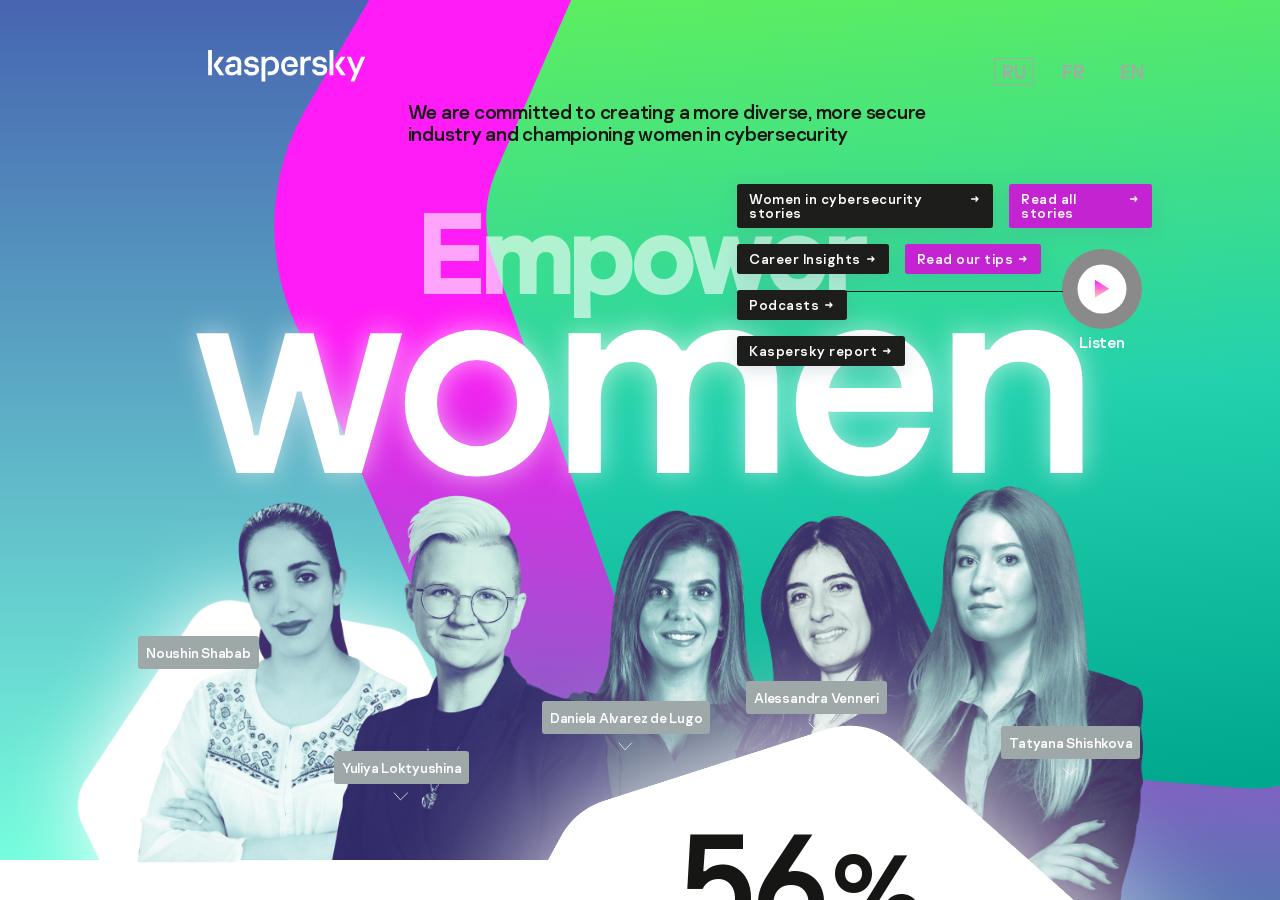
<file: main.html>
<!DOCTYPE html>
<html lang="ru">
	<head>
		<meta http-equiv="Content-Type" content="text/html; charset=utf-8" />
		<meta name="viewport" content="width=device-width" />
    <link rel="stylesheet" href="./libs/fancybox/jquery.fancybox.min.css">
    <link rel="stylesheet" href="./libs/swiper/swiper.css" />
    <link rel="stylesheet" href="css/main.css">
		<title>Kaspersky</title>


	</head>

	<body>
    <div class="wrapper">
      <!-- Header -->
        <header class="header">
  <div class="header__container">

    <div class="header__top top-header">

      <a href="#" class="top-header__logo"><img src="images/logo.svg" alt="logo"></a>

      <button class="top-header__burger"><span></span></button>

      <div class="top-header__text">
        We are committed to creating a more diverse, more secure industry and championing women in cybersecurity
      </div>

      <nav class="top-header__nav nav nav_pc">
        <ul class="nav__language">
          <li class="nav__item switch-el active">RU</li>
          <li class="nav__item switch-el">FR</li>
          <li class="nav__item switch-el">EN</li>
        </ul>
      </nav>

    </div>

    <h1 class="header__title">
      <span>Empower</span>
      <span>women</span>
    </h1>

    <nav class="header__menu menu">
      <div class="menu__container">

        <ul class="menu__body">
          <li class="menu__item parent">
            <a href="#" class="menu__link link link_black">Women in cybersecurity stories</a>

            <ul>
              <li class="menu__item">
                <a href="#" class="menu__link link link_purple">Read all stories</a>
              </li>
            </ul>
          </li>

          <li class="menu__item parent">
            <a href="#" class="menu__link link link_black">Career Insights</a>

            <ul>
              <li class="menu__item">
                <a href="#" class="menu__link link link_purple">Read our tips</a>
              </li>
            </ul>
          </li>

          <li class="menu__item">
            <a href="#" class="menu__link link link_black">Podcasts</a>
          </li>

          <li class="menu__item">
            <a href="#" class="menu__link link link_black">Kаspersky report</a>
          </li>

          <li class="podcast">
            <a href="#">
              <div class="podcast__button">
                <img src="images/arrow-play.svg" alt="arrow">
              </div>
              <div class="podcast__info">
                Listen
              </div>
            </a>
          </li>

        </ul>

        <div class="nav nav_mobile">
          <ul class="nav__language">
            <li class="nav__item switch-el active">RU</li>
            <li class="nav__item switch-el">FR</li>
            <li class="nav__item switch-el">EN</li>
          </ul>
        </div>
      </div>
    </nav>

    <div class="header__women women">
      <div class="women__img">
        <img src="images/women-mobi.png" alt="women">
      </div>
      <ul class="women__list swiper-wrapper">

        <li class="women__item swiper__slide">
          <div class="women__images">
            <img src="images/women-profile1.png" alt="img">
          </div>
        </li>

        <li class="women__item swiper__slide">
          <div class="women__images">
            <img src="images/women-profile3.png" alt="img">
          </div>
        </li>

        <li class="women__item swiper__slide">
          <div class="women__images">
            <img src="images/women-profile2.png" alt="img">
          </div>

        </li>

        <li class="women__item swiper__slide">
          <div class="women__images">
            <img src="images/women-profile4.png" alt="img">
          </div>
        </li>

        <li class="women__item swiper__slide">
          <div class="women__images">
            <img src="images/women-profile5.png" alt="img">
          </div>
        </li>

      </ul>

      <ul class="profile-main__profile">
        <li class="profile-main__dropdown dropdown-main dropdown-main_first">
          <div class="dropdown-main__button">
            <div class="dropdown-main__name">
              Noushin Shabab
            </div>
            <div class="dropdown-main__arrow"><img src="images/arrow-bottom.svg" alt="arrow"></div>
          </div>

          <div class="dropdown-main__body">
            <div class="dropdown-main__close"><img src="images/close.svg" alt="close"></div>
            <h2 class="dropdown-main__title">Noushin Shabab</h2>
            <div class="dropdown-main__description">  Senior Security Researcher, Global Research and Analysis Team</div>
            <div class="dropdown-main__text">
              Noushin Shabab works as a Senior Security Researcher at Global Research & Analysis Team. Noushin has been in cyber security for 11 years, including five at Kaspersky. Her main motivation is to help people by protecting them from cyberthreats and making their lives less stressful. Noushin has a degree in IT engineering.
            </div>
          </div>
        </li>

        <li class="profile-main__dropdown dropdown-main dropdown-main_second">
          <div class="dropdown-main__button">
            <div class="dropdown-main__name">
              Yuliya Loktyushina 
            </div>
            <div class="dropdown-main__arrow"><img src="images/arrow-bottom.svg" alt="arrow"></div>
          </div>

          <div class="dropdown-main__body">
            <div class="dropdown-main__close"><img src="images/close.svg" alt="close"></div>
            <h2 class="dropdown-main__title">Yuliya Loktyushina</h2>
            <div class="dropdown-main__description">Web Analytics Group Manager</div>
            <div class="dropdown-main__text">
              Yuliya Loktyushina is Team Leader at the web analytics group responsible for Kaspersky&#789;s web-analytical and martech infrastructure. Yuliya and her team manage the integration of innovative data tracking technologies such as Google Analytics 4 and collect valuable insights from web-analytical and commercial systems. Yuliya holds two degrees in programming and marketing analysis.
            </div>
          </div>
        </li>

        <li class="profile-main__dropdown dropdown-main dropdown-main_third">
          <div class="dropdown-main__button">
            <div class="dropdown-main__name">
              Daniela Alvarez de Lugo
            </div>
            <div class="dropdown-main__arrow"><img src="images/arrow-bottom.svg" alt="arrow"></div>
          </div>

          <div class="dropdown-main__body">
            <div class="dropdown-main__close"><img src="images/close.svg" alt="close"></div>
            <h2 class="dropdown-main__title">Daniela Alvarez de Lugo</h2>
            <div class="dropdown-main__description">General Manager, North Latin America</div>
            <div class="dropdown-main__text">
            Daniela Álvarez de Lugo is the General Manager for the North Latin America (NOLA) region in Kaspersky. She is responsible for the development and implementation of business strategies to achieve revenue growth in B2B and B2C sales, as well as the coordination and implementation of tactics aimed at partners and customers. Prior to her current role, Daniela served as Corporate Sales Manager for the Andean region, where she led the positioning of Kaspersky solutions in "Enterprise" accounts. She has a Bachelor of Science in Business Administration from the University of Preston in Wyoming.
            </div>
          </div>
        </li>

        <li class="profile-main__dropdown dropdown-main dropdown-main_fourth">
          <div class="dropdown-main__button">
            <div class="dropdown-main__name">
              Alessandra Venneri 
            </div>
            <div class="dropdown-main__arrow"><img src="images/arrow-bottom.svg" alt="arrow"></div>
          </div>

          <div class="dropdown-main__body">
            <div class="dropdown-main__close"><img src="images/close.svg" alt="close"></div>
            <h2 class="dropdown-main__title">Alessandra Venneri </h2>
            <div class="dropdown-main__description">Head of Corporate Communication & Public Affairs, Italy</div>
            <div class="dropdown-main__text">
              Alessandra Venneri is Head of Corporate Communications and Public Affairs at Kaspersky Italy with over 13 years of experience in the cybersecurity field. She is responsible for defining the communication strategy and building a network of relationships to raise awareness of cybersecurity among decision-makers and media.
            </div>
          </div>
        </li>

        <li class="profile-main__dropdown dropdown-main dropdown-main_fifth">
          <div class="dropdown-main__button">
            <div class="dropdown-main__name">
              Tatyana Shishkova
            </div>
            <div class="dropdown-main__arrow"><img src="images/arrow-bottom.svg" alt="arrow"></div>
          </div>

          <div class="dropdown-main__body">
            <div class="dropdown-main__close"><img src="images/close.svg" alt="close"></div>
            <h2 class="dropdown-main__title">Tatyana Shishkova</h2>
            <div class="dropdown-main__description">Senior Malware Analyst </div>
            <div class="dropdown-main__text">
              Tatyana Shishkova, Senior Malware Analyst based in Russia, has been with Kaspersky for seven years — ever since she completed her degree in applied mathematics and computer science. She continues to carry out active security research and is also proud to be part of a special initiative helping to jumpstart women&#789;s careers in network security using Suricata IDS.
            </div>
          </div>
        </li>
      </ul>
    </div>
    
  </div>
</header>
      <!-- End Header -->

      <!-- Main -->
      <main class="main">
        <div class="container">
          <!-- Facts -->
            <section class="facts">
  <h2 class="facts__title title">Facts</h2>

  <div class="facts__data data">
    <div class="data__img"><img src="images/icon-pdf.svg" alt="download"></div>
    <div class="data__text">
      Check out all the numbers, data and facts in the<a href="images/Kaspersky-Women-Final.pdf" download>Kaspersky Women in tech report for 2020-2021</a>
    
    </div>
  </div>

  <div class="facts__items">
    <div class="facts__item facts__item_first ">
      <div class="facts__text facts__text_fz18">
        As we enter the third decade of the 21st century, where do women stand in technology and IT? Kaspersky decided to build on the research it began in 2018, and in 2020 the company <a href="https://media.kasperskydaily.com/wp-content/uploads/sites/85/2021/01/18101159/Kaspersky-Women-in-Tech-2021-Report-V2-Final.pdf">spoke to women</a> in Europe, North America, Latin America and the APAC region to find out how they now feel and what has changed over the past two years. There&#789;s plenty of good news: <strong> 57% of the women surveyed agree that gender equality has improved in their organization.</strong> Even COVID-19 has brought benefits, with working from home helping women feel more autonomous in their roles — boosting their confidence as well as their career prospects. But there&#789;s still a lot to be done in the field to truly empower women.
      </div>
    </div>

    <div class="facts__item facts__item_second">
      <div class="facts__percentage">56 <span>%</span></div>
      <div class="facts__description">
        <strong>of women working in IT globally</strong>  
        <span>agree that there are now more women in IT and tech roles in their organization than two years ago.</span>
      </div>
    </div>

    <div class="facts__item facts__item_third"></div>
  </div>

  <div class="facts__item facts__item_fourth">
    <div class="facts__percentage"><strong>Only</strong> 10 <span>%</span> 
    </div>
    <div class="facts__description">of women</div>
    <div class="facts__text">
      surveyed work in a majority female team, with <b>48%</b> in a male-dominated environment and <b>39%</b> in an evenly split workplace.
    </div>
  </div>

  <div class="facts__item facts__item_fifth">
    <div class="facts__percentage">44 <span>%</span></div>
    <div class="facts__description">
      <strong>of women in tech</strong>
      <span>agree that ‘men progress faster than women in my organization.’</span>
    </div>

  </div>
  
  <div class="facts__pandemic pandemic-facts">
    <div class="pandemic-facts__inner">
      <h3 class="pandemic-facts__title">The impact of the COVID-19 pandemic</h3>
      <div class="pandemic-facts__subtitle">The ‘new normal’ of women in tech: a work-life [im]balance</div>
      <div class="pandemic-facts__description">
        <span class="pandemic-facts__number">48</span>
        <span class="pandemic-facts__symbol">%</span>
        <span class="pandemic-facts__text">of women</span>
        surveyed say they have found juggling work and family life stressful since March 2020.
      </div>

      <div class="pandemic-facts__description">
        <span class="pandemic-facts__number">6</span>
        <span class="pandemic-facts__symbol">in</span>
        <span class="pandemic-facts__number">10</span>
        <span class="pandemic-facts__text">women</span>
        have taken on the responsibility for most of the household work and home schooling since the beginning of the COVID-19 outbreak.  
      </div>
    </div>
  </div>
</section>
          <!-- End Facts -->

          <!-- Regions -->
            <section class="regions">
  <div class="container regions__container">
    <h2 class="regions__title title">Regions</h2>
    <div class="regions__inner">
      <div class="swiper mySwiper regions__swiper">
        <div class="swiper-wrapper regions__swiper-wrapper">
          <div class="swiper-slide regions__swiper-slide slide-regions_third">3
            <div class="slide-regions__inner">
              <h2 class="slide-regions__title">Latin America is the world champion when it comes to improving gender equality in IT 
              </h2>

              <div class="slide-regions__percentage">
                <strong>
                  65
                  <span>%</span>
                </strong>
                <span>of women</span>
                surveyed — the highest figure of any region — said that the number of women in the industry in relation to men had improved significantly since 2018.
              </div>

              <div class="slide-regions__statistic statistic">
                <h3 class="statistic__title"><strong>Why do women in Latin America value work in IT?</strong></h3>
                <ul class="statistic__list statistic__list_four">
                  <li class="statistic__item statistic__item_100">
                    <span>24%</span>
                    value the clear opportunities for career progression
                  </li>

                  <li class="statistic__item statistic__item_80">
                    <span>19%</span>
                    for the healthy work-life balance
                  </li>

                  <li class="statistic__item statistic__item_70">
                    <span>15%</span>
                    like the good salary

                  </li>

                  <li class="statistic__item statistic__item_60">
                    <span>14%</span>
                    enjoy the excellent training
                  </li>

                </ul>
              </div>

              <div class="slide-regions__respondents percent-wrap">
                <div class="percent-wrap__container">
                  <div class="percent-wrap__num">
                    76
                  </div>
                  <div class="percent-wrap__description">
                    <span>of women in Latin America:</span>
                    <span>%</span>
                  </div>
                </div>

                <div class="percent-wrap__text">
                  ‘I don’t believe it matters what gender you are in IT. If you are good at your job you will progress quickly.’
                </div>
              </div>

              <div class="slide-regions__person person">
                <div class="person__inner">
                  
                  <div class="person__description person__description_second">
                    <div class="person__motto">Daniela Alvarez de Lugo</div>
                    <div class="person__text"> General Manager North ofLatin America</div>
                    <button class="person__btn btn-green">Read more<img src="images/arrow-green.svg" alt="arrow"></button>
                  </div>

                  <div class="person__description person__description_first">
                    <div class="person__motto">Andrea Fernández</div>
                    <div class="person__text">General Manager, South of Latin America</div>
                    <button class="person__btn btn-green">Read more<img src="images/arrow-green.svg" alt="arrow"></button>
                  </div>

                  <div class="person__images">
                    <img class="person__images_second" src="images/latin-America2.png" alt="Daniela Alvarez de Lugo">
                    <img class="person__images_first" src="images/latin-America1.png" alt="Andrea Fernández">
                  </div>
                </div>
              </div>

            </div>
          </div>
          <div class="swiper-slide regions__swiper-slide slide-regions slide-regions_first">1
            <div class="slide-regions__inner">
              <h2 class="slide-regions__title">50% of women in IT: ‘Gender will have no impact on my career’</h2>

              <div class="slide-regions__percentage">
                <strong>
                  46
                  <span>%</span>
                </strong>
                of women surveyed agree that ‘gender equality is improved by teams working remotely’.
              </div>

              <div class="slide-regions__statistic statistic">
                <h3 class="statistic__title"><strong>Just under 3 in 10 women surveyed have witnessed:</strong></h3>
                <ul class="statistic__list statistic__list_four">
                  <li class="statistic__item statistic__item_100">
                    <span>29%</span>
                    double standards
                  </li>

                  <li class="statistic__item statistic__item_80">
                    <span>28%</span>
                    gender stereotyping
                  </li>

                  <li class="statistic__item statistic__item_80">
                    <span>28%</span>
                    assumptions that IT is not for women 
                  </li>

                  <li class="statistic__item statistic__item_60">
                    <span>27%</span>
                    mansplaining, where a man feels it necessary to explain things to women that they already know in a bid to feel superior
                  </li>

                </ul>
              </div>

              <div class="slide-regions__respondents">
                <ul>
                  <li>7 <span>in</span> 10</li>
                  <li>respondents </li>
                </ul>
                believe their skills and experience are considered to be more important than their gender during the interview process for their first IT or tech role.
              </div>

              <div class="slide-regions__person person">
                <div class="person__inner">
                  <div class="person__description">
                    <div class="person__motto">'Focus on making yourself the captain of your own life' </div>
                    <strong class="person__name">Evgeniya Naumova</strong>
                    <div class="person__text"> shares her work philosophy and outlook on life</div>
                    <button class="person__btn btn-green">Read more <img src="images/arrow-green.svg" alt="arrow"></button>
                  </div>
                  <div class="person__images">
                    <img src="images/global.png" alt="Evgeniya Naumova">
                  </div>
                </div>
              </div>

            </div>

          </div>

          <div class="swiper-slide regions__swiper-slide slide-regions_second">2
            <div class="slide-regions__inner">
              <h2 class="slide-regions__title">76% of women surveyed in North America, where there is staunch support for gender balance, say their first IT employer valued their skills above their gender
              </h2>

              <div class="slide-regions__percentage">
                <strong>
                  55
                  <span>%</span>
                </strong>
                <span>of women</span>
                agree that ‘the number of women in senior IT/tech roles in my organization has increased in the last two years’.
              </div>

              <div class="slide-regions__statistic statistic">
                <h3 class="statistic__title"><strong>Why do women in North America value work in IT?</strong></h3>
                <ul class="statistic__list statistic__list_four">
                  <li class="statistic__item statistic__item_100">
                    <span>25%</span>
                    like the good salary
                  </li>

                  <li class="statistic__item statistic__item_80">
                    <span>19%</span>
                    for the healthy work-life balance
                  </li>

                  <li class="statistic__item statistic__item_70">
                    <span>17%</span>
                    value the clear opportunities for career progression
                  </li>

                  <li class="statistic__item statistic__item_60">
                    <span>14%</span>
                    appreciate the opportunity to build a career in a field where they can make a difference
                  </li>

                </ul>
              </div>

              <div class="slide-regions__respondents">
                <ul>
                  <li>5<span>in</span> 10</li>
                  <li><strong>women</strong></li>
                </ul>
                agree that they would be less than enthusiastic about joining a company with a gender imbalance.
              </div>

              <div class="slide-regions__person person">
                <div class="person__inner">
                  <div class="person__description">
                    <div class="person__motto">Sarah Kitsos</div>
                    <div class="person__text"> Head of Corporate Communications in North America</div>
                    <button class="person__btn btn-green">Join our women in cybersecurity <br> community on Facebook<img src="images/arrow-green.svg" alt="arrow"></button>
                  </div>
                  <div class="person__images">
                    <img src="images/North-America-img.png" alt="Evgeniya Naumova">
                  </div>
                </div>
              </div>

            </div>
          </div>

  

          <div class="swiper-slide regions__swiper-slide">4</div>
          <div class="swiper-slide regions__swiper-slide">5

            
            
          </div>
        <div class="swiper-slide regions__swiper-slide">6</div>
          <div class="swiper-slide regions__swiper-slide">7</div>
        </div>
        <div class="swiper-pagination regions__swiper-pagination"></div>
      </div>

      <div class="swiper-button-next regions__swiper-next"></div>
      <div class="swiper-button-prev regions__swiper-prev"></div>
      <div class="regions__bg"></div>
      <button class="regions__button">
        <a href="#" class="link link_purple">Read all stories</a>
      </button>
    </div>
  </div>
</section>
          <!--End Regions -->
        </div>

          <!--News-->
            <section class="news">
  <div class="news__container container">
    <h2 class="news__title title">News hub</h2>
    <div class="news__inner">
      <ul class="news__items">
        <li class="news__item">
          <div class="news__image"><img src="images/news1.jpg" alt="img"></div>
          <div class="news__content">
            <h3 class="news__description"> <strong><a href="#">The evolution of women in IT</a></strong> </h3>
            <div class="news__text">Watch Kaspersky and Ada's List event where we talk about how women perceive the industry and the opportunities available to them, as well as challenges due to the ongoing global pandemic. </div>
          </div>
        </li>
  
        <li class="news__item">
          <div class="news__image"><img src="images/news2.jpg" alt="img"></div>
          <div class="news__content">
            <h3 class="news__description"><strong><a href="#">Women and diversity</a></strong> </h3>
            <div class="news__text">Our articles about Women in tech and tech and women. </div>
          </div>
        </li>
  
        <li class="news__item">
          <div class="news__image"><img src="images/news3.jpg" alt="img"></div>
          <div class="news__content">
            <h3 class="news__description"><strong> <a href="#">It’s women’s business</a></strong></h3>
            <div class="news__text">We help women to build a career in IT.</div>
          </div>
        </li>
  
        <li class="news__item">
          <div class="news__image"><img src="images/news4.jpg" alt="img"></div>
          <div class="news__content">
            <h3 class="news__description"><strong><a href="#">Where areall the womenin IT?</a></strong> </h3>
            <div class="news__text">The research paints a detailed picture of the gender makeup of IT teams across Europe in 2018.</div>
          </div>
        </li>
      </ul>
      <button class="news__button btn-green">More news<img src="images/arrow-green.svg" alt="arrow"></button>
    </div>
  </div>
</section>
          <!--End News-->

          <!--Community-->
            <section class="community">
  <div class="community__container">
    <div class="community__images"><img src="images/community-fon.jpg" alt="fon"></div>
    <div class="community__title title">Community</div>

    <div class="community__inner">
      <h3 class="community__description">Women in Tech Podcast</h3>
      <button class="community__button btn">Listen to the podcast</button>
    </div>
  </div>
</section>
          <!--End Community-->

          <!--Partners -->
            <section class="partners">
  <div class="partners__container">
    <h2 class="partners__title">Our partners </h2>
    <div class="partners__description">Support our initiative and become a partner of the Empower Women project — we look forward to cooperating with you!</div>
    <div class="partners__slider">

      <div class="swiper partners__swiper">
        <div class="swiper-wrapper partners__swiper-wrapper">
          <div class="swiper-slide partners__swiper">
            <div class="partners__item">
              <a href="#" class="partners__logo"><img src="images/partners-logo.svg" alt="logo"></a>
              <a href="#" class="partners__text">Ada's List is a global community and professional network striving to create a more inclusive and equal tech industry.</a>
              <button class="partners__button btn-green">Learn more<img src="images/arrow-green.svg" alt="arrow"></button>
            </div>
          </div>
        </div>

        <div class="swiper-button-next partners__swiper-next"></div>
        <div class="swiper-button-prev partners__swiper-prev"></div>
      </div>
    </div>
  </div>
</section>
          <!--End Partners -->

          <!--Partners -->
            <footer class="footer">
  <div class="footer__container">
    <a href="#" class="footer__logo"><img src="images/footer-logo.svg" alt="logo"></a>
    <div class="footer__copy">© 2021 AO Kaspersky. All Rights Reserved</div>
    <ul class="footer__nav">
      <li class="footer__list"><a href="#">Terms of use</a></li>
      <li class="footer__list"><a href="#">Privacy Policy</a></li>
      <li class="footer__list"><a href="#">Contacts</a></li>
    </ul>
  </div>
</footer>
          <!--End Partners -->
      </main>
      <!-- End Main -->
    
    </div>

    <script src="./libs/jquery/jquery-3.2.1.min.js"></script>
    <script src="./libs/fancybox/jquery.fancybox.min.js"></script>
    <script src="./libs/swiper/swiper.min.js"></script>
    <script src="js/main.js"></script>
	</body>
</html>
</file>
<file: css/main.css>
/*Reset*/
* {
  padding: 0;
  margin: 0;
  -webkit-box-sizing: border-box;
          box-sizing: border-box;
  -webkit-tap-highlight-color: rgba(0, 0, 0, 0); }

*:focus {
  outline: none; }

input.input-error {
  border-color: #a94442; }
  input.input-error::-webkit-input-placeholder {
    color: #a94442; }
  input.input-error::-moz-placeholder {
    color: #a94442; }
  input.input-error:-ms-input-placeholder {
    color: #a94442; }
  input.input-error::-ms-input-placeholder {
    color: #a94442; }
  input.input-error::placeholder {
    color: #a94442; }
  input.input-error::-moz-placeholder {
    color: #a94442; }

.input-error {
  font-size: 14px;
  color: #a94442;
  margin-top: 4px; }

button,
input,
textarea {
  -moz-appearance: none;
       appearance: none;
  -webkit-appearance: none;
  font-family: inherit;
  border: none;
  color: #000;
  width: 100%;
  opacity: 1; }

button {
  background: none; }

button:focus {
  -webkit-box-shadow: none !important;
          box-shadow: none !important; }

*:focus {
  outline: none; }

html, body {
  height: 100%;
  min-height: 100%; }

body {
  font: 400 16px 'Montserrat', sans-serif;
  line-height: 1.1;
  color: #161615;
  background: #ffffff;
  letter-spacing: -0.24px;
  height: 100%; }

a {
  display: inline-block;
  font: inherit;
  color: inherit;
  -webkit-transition: 300ms;
  -o-transition: 300ms;
  transition: 300ms;
  text-decoration: none; }
  a:hover {
    text-decoration: none; }

img {
  vertical-align: top;
  max-width: 100%;
  max-height: 100%; }

ul {
  margin: 0;
  padding: 0;
  list-style: none; }

li {
  list-style-type: none; }

a img {
  border: none;
  outline: none; }

a {
  display: inline-block;
  font: inherit;
  -webkit-transition: 300ms;
  -o-transition: 300ms;
  transition: 300ms; }
  a:hover {
    text-decoration: none; }

/*Container*/
.container {
  padding: 0 10px;
  max-width: 1500px;
  margin: 0 auto; }

@media screen and (max-width: 1500px) {
  .container {
    width: 100%; } }

@font-face {
  font-family: 'Kaspersky Sans';
  src: local("Kaspersky Sans Regular"), local("Kaspersky Sans Regular"), url("../fonts/Kaspersky Sans Regular.woff2") format("woff2"), url("../fonts/Kaspersky Sans Regular.woff") format("woff");
  font-weight: normal;
  font-style: normal;
  font-display: swap; }

.wrapper {
  font-family: 'Kaspersky Sans';
  height: 100%;
  overflow-x: hidden;
  background: #ffffff;
  margin: 0 auto; }

.container {
  max-width: 1408px;
  margin: 0 auto; }
  @media (max-width: 1440px) {
    .container {
      max-width: 1024px; } }

.title {
  position: absolute;
  left: 0;
  top: 0;
  font-style: normal;
  font-weight: 400;
  font-size: 54.4027px;
  line-height: 93px;
  color: #C2D6D6;
  -webkit-transform: rotate(-90deg);
      -ms-transform: rotate(-90deg);
          transform: rotate(-90deg); }
  @media (max-width: 768px) {
    .title {
      font-size: 33px;
      line-height: 93px;
      left: -20px;
      top: 0; } }

/*header*/
.header {
  background: -webkit-gradient(linear, left top, left bottom, from(#4765b1), to(#74fddc));
  background: -o-linear-gradient(top, #4765b1 0%, #74fddc 100%);
  background: linear-gradient(180deg, #4765b1 0%, #74fddc 100%);
  position: relative; }
  @media (max-width: 768px) {
    .header {
      z-index: 10;
      overflow: hidden; } }
  .header:before {
    content: '';
    display: inline-block;
    width: 100%;
    height: 100%;
    position: absolute;
    right: 0px;
    top: 0px;
    width: 1250px;
    height: 2257px;
    background: url(../images/header-fon-green.svg) right 0 no-repeat, url(../images/header-fon-pink.svg) right 0 no-repeat; }
    @media (max-width: 1440px) {
      .header:before {
        right: -240px; } }
    @media (max-width: 1024px) {
      .header:before {
        right: -50px;
        background-size: 550px 450px,700px 700px;
        background-position: right 0,right 0; } }
    @media (max-width: 768px) {
      .header:before {
        right: -135px;
        background-size: 360px 370px,450px 520px;
        z-index: 2; } }
  .header__container {
    position: relative;
    z-index: 2;
    padding-top: 101px;
    min-height: 860px;
    max-width: 1408px;
    margin: 0 auto;
    display: -webkit-box;
    display: -ms-flexbox;
    display: flex;
    -webkit-box-orient: vertical;
    -webkit-box-direction: normal;
        -ms-flex-direction: column;
            flex-direction: column; }
    @media (max-width: 1440px) {
      .header__container {
        max-width: 1024px;
        padding-top: 50px; } }
    @media (max-width: 1024px) {
      .header__container {
        min-height: 640px; } }
    @media (max-width: 768px) {
      .header__container {
        padding-top: 40px;
        min-height: 400px; } }
    @media (max-width: 350px) {
      .header__container {
        padding-top: 20px; } }
  .header__title {
    position: absolute;
    text-align: center;
    width: 100%;
    top: 180px;
    left: 0; }
    .header__title span:nth-child(1) {
      font-size: 121px;
      line-height: 145px;
      font-weight: 700;
      color: rgba(255, 255, 255, 0.6);
      letter-spacing: -2.5px;
      color: rgba(255, 255, 255, 0.6); }
      @media (max-width: 1440px) {
        .header__title span:nth-child(1) {
          font-size: 110px; } }
      @media (max-width: 1024px) {
        .header__title span:nth-child(1) {
          font-size: 80px; } }
      @media (max-width: 768px) {
        .header__title span:nth-child(1) {
          font-size: 43px;
          line-height: 100px; } }
    .header__title span:nth-child(2) {
      font-size: 337px;
      line-height: 77px;
      font-weight: 400;
      color: #fff;
      letter-spacing: -7px;
      text-shadow: 0px 0px 27.2013px rgba(255, 255, 255, 0.6); }
      @media (max-width: 1440px) {
        .header__title span:nth-child(2) {
          font-size: 290px; } }
      @media (max-width: 1024px) {
        .header__title span:nth-child(2) {
          font-size: 240px;
          line-height: 10px;
          display: block; } }
      @media (max-width: 768px) {
        .header__title span:nth-child(2) {
          font-size: 120px;
          line-height: 0; } }
      @media (max-width: 350px) {
        .header__title span:nth-child(2) {
          font-size: 110px; } }
    @media (max-width: 1024px) {
      .header__title {
        top: 130px; } }

/* top-header */
.top-header {
  padding-left: 164px; }
  @media (max-width: 1440px) {
    .top-header {
      padding-left: 80px; } }
  @media (max-width: 768px) {
    .top-header {
      padding-left: 25px;
      margin-bottom: 90px; } }
  .top-header__logo {
    -ms-flex-item-align: start;
        align-self: flex-start;
    -ms-flex-negative: 0;
        flex-shrink: 0; }
  .top-header__text {
    max-width: 640px;
    -ms-flex-item-align: end;
        align-self: flex-end;
    font-size: 23px;
    margin: 0 auto 40px; }
    @media (max-width: 1440px) {
      .top-header__text {
        max-width: 545px;
        font-size: 20px; } }
    @media (max-width: 768px) {
      .top-header__text {
        max-width: 175px;
        font-size: 13px;
        margin: 20px 20px 0 auto; } }
  @media (max-width: 1024px) {
    .top-header__burger {
      position: absolute;
      -webkit-transition: 0.3s;
      -o-transition: 0.3s;
      transition: 0.3s;
      right: 20px;
      top: 40px;
      width: 30px;
      height: 30px; }
      .top-header__burger span {
        display: block;
        width: 100%;
        height: 2px;
        background: #000000;
        position: relative; }
        .top-header__burger span:before {
          content: '';
          display: inline-block;
          width: 100%;
          height: 2px;
          background: #000000;
          position: absolute;
          left: 0px;
          top: 10px;
          -webkit-transition: 0.3s;
          -o-transition: 0.3s;
          transition: 0.3s; }
        .top-header__burger span:after {
          content: '';
          display: inline-block;
          width: 100%;
          height: 2px;
          background: #000000;
          position: absolute;
          left: 0px;
          top: -10px;
          -webkit-transition: 0.3s;
          -o-transition: 0.3s;
          transition: 0.3s; }
      .top-header__burger.active span {
        height: 0; }
        .top-header__burger.active span:before {
          left: 0px;
          top: 0px;
          -webkit-transform: rotate(-45deg);
              -ms-transform: rotate(-45deg);
                  transform: rotate(-45deg); }
        .top-header__burger.active span:after {
          left: 0px;
          top: 0px;
          -webkit-transform: rotate(45deg);
              -ms-transform: rotate(45deg);
                  transform: rotate(45deg); } }
  @media (max-width: 350px) {
    .top-header__burger {
      top: 20px; } }

/* nav */
.nav_pc {
  position: absolute;
  right: 0;
  top: 58px; }
  @media (max-width: 1024px) {
    .nav_pc {
      display: none; } }

.nav_mobile {
  display: none; }
  @media (max-width: 1024px) {
    .nav_mobile {
      display: block;
      margin-top: 16px; } }

.nav__language {
  -ms-flex-item-align: start;
      align-self: flex-start;
  display: -webkit-box;
  display: -ms-flexbox;
  display: flex; }

.nav__item {
  cursor: pointer;
  padding: 3px 7px;
  font-weight: 400;
  font-size: 19px;
  line-height: 19px;
  color: #a7a7a7;
  -webkit-transition: 0.3s;
  -o-transition: 0.3s;
  transition: 0.3s;
  border: 1px solid transparent; }
  .nav__item:not(:first-child) {
    margin-left: 20px; }
  .nav__item.active {
    border: 1px solid #a7a7a7; }

/* profile-main */
.profile-main {
  position: relative; }
  .profile-main__title {
    text-align: center;
    max-width: 1100px;
    margin-left: 8%; }
    .profile-main__title span {
      line-height: 1;
      font-weight: 400;
      font-size: 120.826px;
      line-height: 121px;
      text-align: center;
      letter-spacing: -0.02em;
      color: rgba(255, 255, 255, 0.6); }
    .profile-main__title b {
      line-height: 0.4;
      font-weight: 400;
      font-size: 336px;
      text-align: center;
      letter-spacing: -0.02em;
      color: #ffffff;
      text-shadow: 0px 0px 27.2013px rgba(255, 255, 255, 0.6); }
  .profile-main__images {
    position: relative;
    z-index: 10; }
  .profile-main__image {
    position: relative;
    z-index: 4; }
  .profile-main__stories {
    position: relative;
    z-index: 10;
    margin-left: auto; }
  .profile-main__container {
    position: absolute;
    z-index: 5;
    padding-top: 13.5%;
    top: 100px;
    left: 0; }
    .profile-main__container span {
      display: -webkit-box;
      display: -ms-flexbox;
      display: flex;
      -webkit-box-align: start;
          -ms-flex-align: start;
              align-items: flex-start; }
  .profile-main__dropdown {
    position: absolute; }
  .profile-main__profile {
    position: absolute;
    left: 0;
    bottom: 100px;
    width: 100%;
    z-index: 10; }
    @media (max-width: 1024px) {
      .profile-main__profile {
        bottom: -40px; } }
    @media (max-width: 768px) {
      .profile-main__profile {
        display: none; } }

/* menu */
.menu {
  position: relative;
  width: 415px;
  max-width: 100%;
  margin-left: auto;
  -webkit-transition: 0.3s;
  -o-transition: 0.3s;
  transition: 0.3s;
  z-index: 2; }
  @media (max-width: 1024px) {
    .menu {
      z-index: 400; } }
  @media (max-width: 1024px) {
    .menu__container {
      position: relative;
      background: #ffffff;
      padding: 40px;
      width: 100%; } }
  @media (max-width: 768px) {
    .menu__container {
      padding: 20px 0; } }
  .menu__body {
    position: relative; }
  .menu__close {
    display: none; }
    @media (max-width: 1024px) {
      .menu__close {
        display: block;
        position: absolute;
        right: 20px;
        top: 20px; } }
  .menu__item:not(:first-child) {
    margin-top: 16px; }
  @media (max-width: 1024px) {
    .menu {
      opacity: 0;
      visibility: hidden;
      width: 100%;
      padding: 0 20px;
      position: absolute;
      left: 0;
      top: 80px; }
      .menu.active {
        opacity: 1;
        visibility: visible; } }
  @media (max-width: 768px) {
    .menu {
      background: #ffffff; } }
  @media (max-width: 350px) {
    .menu {
      top: 60px; } }

/* parent */
.parent {
  display: -webkit-box;
  display: -ms-flexbox;
  display: flex; }
  .parent ul {
    margin-left: 16px; }
  @media (max-width: 1024px) {
    .parent {
      display: block; }
      .parent ul {
        margin-left: 56px;
        margin-top: 16px; }
        .parent ul li {
          position: relative; }
          .parent ul li:before {
            content: '';
            display: inline-block;
            width: 28px;
            height: 29px;
            background: #000000;
            position: absolute;
            border-radius: 0 0 0 16px;
            left: -28px;
            top: -16px; }
          .parent ul li:after {
            content: '';
            display: inline-block;
            width: 27px;
            height: 28px;
            background: #F1F5F5;
            position: absolute;
            border-radius: 0 0 0 15px;
            left: -27px;
            top: -16px; } }

/* link */
.link {
  display: inline-block;
  padding: 8px 28px 8px 12px;
  font-size: 14px;
  line-height: 14px;
  letter-spacing: .5px;
  color: #fff;
  -webkit-box-shadow: 0px 3.62684px 18.1342px rgba(92, 133, 150, 0.24);
          box-shadow: 0px 3.62684px 18.1342px rgba(92, 133, 150, 0.24);
  border-radius: 2.72013px;
  color: #ffffff;
  -webkit-transition: 0.3s;
  -o-transition: 0.3s;
  transition: 0.3s;
  position: relative; }
  .link:before {
    content: '';
    display: inline-block;
    width: 16px;
    height: 16px;
    position: absolute;
    right: 10px;
    top: 7px;
    background: url(../images/arrow-white.svg) no-repeat; }
  .link_inline {
    display: -webkit-inline-box;
    display: -ms-inline-flexbox;
    display: inline-flex;
    padding: 4px 10px 4px 10px; }
  .link a {
    display: -webkit-box;
    display: -ms-flexbox;
    display: flex;
    padding: 4px 10px 4px 10px; }
  .link:hover {
    opacity: 0.7; }
  .link_black {
    background: #1d1d1b; }
  .link_purple {
    background: #c323d1; }

/* podcast */
.podcast {
  position: absolute;
  right: 10px;
  top: 65px; }
  @media (max-width: 1024px) {
    .podcast {
      right: auto;
      left: 207px;
      top: 157px; } }
  .podcast__button {
    display: -webkit-box;
    display: -ms-flexbox;
    display: flex;
    -webkit-box-align: center;
        -ms-flex-align: center;
            align-items: center;
    -webkit-box-pack: center;
        -ms-flex-pack: center;
            justify-content: center;
    width: 80px;
    height: 80px;
    border-radius: 50%;
    background: #8b8a8a;
    cursor: pointer;
    position: relative;
    position: relative; }
    .podcast__button:before {
      content: '';
      display: inline-block;
      width: 100%;
      height: 100%;
      position: absolute;
      left: 50%;
      top: 50%;
      -webkit-transform: translate(-50%, -50%);
          -ms-transform: translate(-50%, -50%);
              transform: translate(-50%, -50%);
      width: 49px;
      height: 49px;
      border-radius: 50%;
      background: #ffffff; }
    .podcast__button img {
      position: relative;
      z-index: 4; }
    .podcast__button:after {
      content: '';
      position: absolute;
      top: 42px;
      height: 1px;
      width: 228px;
      right: 79px;
      background: #1d1d1b; }
      @media (max-width: 1024px) {
        .podcast__button:after {
          width: 105px; } }
  .podcast__info {
    text-align: center;
    margin-top: 5px;
    color: #ffffff; }

/* women */
.women {
  min-height: 446px;
  margin-top: auto;
  position: relative; }
  @media (max-width: 1440px) {
    .women {
      min-height: 377px; } }
  @media (max-width: 1024px) {
    .women {
      min-height: 283px; } }
  @media (max-width: 768px) {
    .women {
      min-height: auto; } }
  .women::before {
    content: '';
    display: block;
    width: 100%;
    height: 100%;
    position: absolute;
    left: -200px;
    z-index: 1;
    top: -160px;
    width: 1030.64px;
    height: 932.13px;
    background: url(../images/women-bg.svg) no-repeat; }
    @media (max-width: 1440px) {
      .women::before {
        left: -169px;
        width: 800px;
        height: 800px;
        background-size: cover;
        background-position: -69px 44px; } }
    @media (max-width: 1024px) {
      .women::before {
        display: none; } }
  .women::after {
    content: '';
    display: block;
    width: 100%;
    height: 100%;
    position: absolute;
    z-index: 1;
    left: 205px;
    top: -90px;
    width: 1322px;
    height: 1245px;
    background: url(../images/women-bg-big.svg) no-repeat;
    background-position: 10px -20px; }
    @media (max-width: 1440px) {
      .women::after {
        background-size: cover;
        background-position: -195px -52px; } }
    @media (max-width: 1024px) {
      .women::after {
        top: -170px; } }
    @media (max-width: 991px) {
      .women::after {
        left: 148px;
        top: -172px; } }
    @media (max-width: 768px) {
      .women::after {
        display: none; } }
  .women__img {
    display: none; }
    @media (max-width: 768px) {
      .women__img {
        display: block;
        position: relative; }
        .women__img img {
          width: 100%;
          -o-object-fit: cover;
             object-fit: cover; }
        .women__img:before {
          content: '';
          position: absolute;
          z-index: 1;
          bottom: -1px;
          display: block;
          width: 100%;
          height: 120px;
          background-color: #fff;
          -webkit-clip-path: polygon(66% 9%, 78% 12%, 94% 26%, 100% 37%, 100% 100%, 0 100%, 0 34%, 12% 26%, 24% 19%, 43% 12%);
                  clip-path: polygon(66% 9%, 78% 12%, 94% 26%, 100% 37%, 100% 100%, 0 100%, 0 34%, 12% 26%, 24% 19%, 43% 12%); } }
  .women__list {
    position: relative; }
    @media (max-width: 768px) {
      .women__list {
        display: none; } }
  @media (max-width: 1440px) {
    .women__images img {
      width: 80%;
      height: auto; } }
  @media (max-width: 1024px) {
    .women__images img {
      width: 60%; } }
  .women__item {
    position: absolute; }
    .women__item:nth-child(1) {
      width: 407.27px;
      left: 125px;
      top: 0px; }
      .women__item:nth-child(1) .women__button {
        bottom: 210px;
        left: 15px; }
      @media (max-width: 1440px) {
        .women__item:nth-child(1) {
          width: 350px;
          left: 0px;
          top: 0px; }
          .women__item:nth-child(1) .women__button {
            bottom: 170px; } }
      @media (max-width: 1024px) {
        .women__item:nth-child(1) {
          left: 10%; }
          .women__item:nth-child(1) .women__button {
            bottom: 95px; } }
    .women__item:nth-child(3) {
      width: 421px;
      left: 330px;
      top: -60px; }
      .women__item:nth-child(3) .women__button {
        bottom: 70px;
        left: 70px; }
      @media (max-width: 1440px) {
        .women__item:nth-child(3) {
          left: 170px;
          top: -27px; }
          .women__item:nth-child(3) .women__button {
            bottom: 55px;
            left: 30px; } }
      @media (max-width: 1024px) {
        .women__item:nth-child(3) {
          left: 22%;
          top: -20px; }
          .women__item:nth-child(3) .women__button {
            bottom: 55px;
            left: 30px; } }
    .women__item:nth-child(2) {
      width: 363px;
      left: 565px;
      top: -18px; }
      .women__item:nth-child(2) .women__button {
        bottom: 70px;
        left: 70px;
        z-index: 4; }
      @media (max-width: 1440px) {
        .women__item:nth-child(2) {
          left: 384px;
          top: -4px; } }
      @media (max-width: 1024px) {
        .women__item:nth-child(2) {
          left: 36%; }
          .women__item:nth-child(2) .women__button {
            bottom: 60px; } }
    .women__item:nth-child(4) {
      width: 413px;
      left: 750px;
      top: -18px;
      z-index: 2; }
      .women__item:nth-child(4) .women__button {
        bottom: 245px;
        left: 100px; }
      @media (max-width: 1440px) {
        .women__item:nth-child(4) {
          left: 532px;
          top: 0px; }
          .women__item:nth-child(4) .women__button {
            bottom: 191px;
            left: 52px; } }
      @media (max-width: 1024px) {
        .women__item:nth-child(4) {
          left: 50%; }
          .women__item:nth-child(4) .women__button {
            bottom: 85px;
            left: 47px; } }
    .women__item:nth-child(5) {
      width: 486px;
      left: 990px;
      top: -18px;
      z-index: 2; }
      .women__item:nth-child(5) .women__button {
        bottom: 220px;
        left: 250px; }
      @media (max-width: 1440px) {
        .women__item:nth-child(5) {
          width: 390px;
          left: 719px;
          top: -18px; }
          .women__item:nth-child(5) .women__button {
            bottom: 200px;
            left: 125px; } }
      @media (max-width: 1024px) {
        .women__item:nth-child(5) {
          left: 69%; }
          .women__item:nth-child(5) .women__button {
            bottom: 142px;
            left: 53px; } }
  .women__button {
    position: absolute;
    left: 0;
    bottom: 0; }

/* stories-main */
.stories-main {
  max-width: 455px;
  display: -webkit-box;
  display: -ms-flexbox;
  display: flex;
  -ms-flex-wrap: wrap;
      flex-wrap: wrap;
  -webkit-transform: translate(0%, -150%);
      -ms-transform: translate(0%, -150%);
          transform: translate(0%, -150%); }
  .stories-main__body {
    margin: 0 -8px;
    display: -webkit-box;
    display: -ms-flexbox;
    display: flex;
    -ms-flex-wrap: wrap;
        flex-wrap: wrap; }
  .stories-main__podcast {
    width: 100%;
    position: relative; }

/* item-stories */
.item-stories_w40 {
  width: 44%; }

.item-stories__text {
  font-weight: 400;
  font-size: 16px;
  line-height: 20px; }

.item-stories__img {
  -webkit-transition: 0.3s;
  -o-transition: 0.3s;
  transition: 0.3s;
  margin-left: 3px;
  display: -webkit-box;
  display: -ms-flexbox;
  display: flex;
  -ms-flex-item-align: center;
      align-self: center; }

/* dropdown-main */
.dropdown-main_first {
  left: 0px;
  bottom: 3%; }
  .dropdown-main_first .dropdown-main__button {
    position: relative;
    top: -95px;
    left: 145px; }
    @media (max-width: 1440px) {
      .dropdown-main_first .dropdown-main__button {
        top: -65px;
        left: 10px; } }
    @media (max-width: 1024px) {
      .dropdown-main_first .dropdown-main__button {
        top: -130px;
        left: 70px; } }

.dropdown-main_second {
  left: 24%;
  bottom: 23%; }
  .dropdown-main_second .dropdown-main__button {
    position: relative;
    top: 30px;
    left: 60px; }
    @media (max-width: 1440px) {
      .dropdown-main_second .dropdown-main__button {
        top: 50px;
        left: -40px; } }
    @media (max-width: 1024px) {
      .dropdown-main_second .dropdown-main__button {
        top: -66px;
        left: -15px; } }

.dropdown-main_third {
  left: 37%;
  bottom: 31%; }
  .dropdown-main_third .dropdown-main__button {
    position: relative;
    top: -10px;
    left: 90px; }
    @media (max-width: 1440px) {
      .dropdown-main_third .dropdown-main__button {
        top: 0px;
        left: 35px; } }
    @media (max-width: 1024px) {
      .dropdown-main_third .dropdown-main__button {
        top: -88px; } }

.dropdown-main_fourth {
  left: 55%;
  bottom: 35%; }
  .dropdown-main_fourth .dropdown-main__button {
    position: relative;
    top: -50px;
    left: 55px; }
    @media (max-width: 1440px) {
      .dropdown-main_fourth .dropdown-main__button {
        top: -20px; } }
    @media (max-width: 1024px) {
      .dropdown-main_fourth .dropdown-main__button {
        top: -76px; } }

.dropdown-main_fifth {
  right: 7%;
  bottom: 25%; }
  .dropdown-main_fifth .dropdown-main__body {
    left: auto;
    right: -100px; }
    @media (max-width: 1024px) {
      .dropdown-main_fifth .dropdown-main__body {
        right: -50px; } }
  .dropdown-main_fifth .dropdown-main__button {
    position: relative;
    top: 25px;
    left: 90px; }
    @media (max-width: 1440px) {
      .dropdown-main_fifth .dropdown-main__button {
        left: 60px; } }
    @media (max-width: 1024px) {
      .dropdown-main_fifth .dropdown-main__button {
        left: 35px;
        top: -85px; } }

.dropdown-main__button {
  display: inline-block; }
  .dropdown-main__button:hover {
    opacity: 0.7; }
    .dropdown-main__button:hover .dropdown-main__arrow {
      -webkit-transform: translateY(4px) scale(1.1);
          -ms-transform: translateY(4px) scale(1.1);
              transform: translateY(4px) scale(1.1); }

.dropdown-main__name {
  cursor: pointer;
  display: inline-block;
  background: #9fa8a8;
  border-radius: 3px;
  padding: 9px 8px;
  -webkit-transition: 0.3s;
  -o-transition: 0.3s;
  transition: 0.3s;
  font-weight: 400;
  font-size: 14px;
  text-align: center;
  color: #ffffff; }

.dropdown-main__arrow {
  width: 17px;
  height: 9px;
  margin: 8px auto 0;
  -webkit-transition: 0.3s;
  -o-transition: 0.3s;
  transition: 0.3s; }

.dropdown-main__body {
  position: absolute;
  bottom: 290px;
  left: 0;
  width: 394px;
  background: #ffffff;
  -webkit-box-shadow: 0px 7.25369px 21px rgba(38, 202, 153, 0.24);
          box-shadow: 0px 7.25369px 21px rgba(38, 202, 153, 0.24);
  padding: 37px 44px 44px;
  opacity: 0;
  -webkit-transition: 0.3s;
  -o-transition: 0.3s;
  transition: 0.3s;
  visibility: hidden;
  z-index: 500; }
  .dropdown-main__body.active {
    opacity: 1;
    visibility: visible; }

.dropdown-main__close {
  position: absolute;
  cursor: pointer;
  right: 15px;
  top: 15px; }

.dropdown-main__title {
  padding-top: 19px;
  margin-bottom: 22px;
  font-weight: 700;
  font-size: 21px;
  position: relative; }
  .dropdown-main__title:before {
    content: '';
    display: inline-block;
    width: 60px;
    height: 3px;
    background: #000000;
    position: absolute;
    left: 0px;
    top: 0px; }

.dropdown-main__description {
  font-size: 16px;
  font-weight: 500;
  margin-bottom: 22px; }

.dropdown-main__text {
  font-size: 14px;
  font-weight: 400; }

/* main */
.main {
  position: relative;
  z-index: 5; }
  @media (max-width: 768px) {
    .main {
      background: #ffffff; } }

/* facts */
.facts {
  position: relative;
  padding-left: 190px; }
  @media (max-width: 1440px) {
    .facts {
      padding-left: 100px; } }
  @media (max-width: 991px) {
    .facts {
      padding-left: 60px; } }
  @media (max-width: 768px) {
    .facts {
      padding-left: 60px;
      margin-top: -70px; } }
  .facts__title {
    top: 530px; }
    @media (max-width: 1440px) {
      .facts__title {
        top: 450px; } }
    @media (max-width: 991px) {
      .facts__title {
        left: -40px; } }
    @media (max-width: 768px) {
      .facts__title {
        font-size: 33px;
        line-height: 93px;
        left: -20px;
        top: 43%; } }
  .facts__items {
    display: -webkit-box;
    display: -ms-flexbox;
    display: flex; }
    @media (max-width: 768px) {
      .facts__items {
        display: block; } }
  .facts__item_first {
    max-width: 540px;
    padding: 60px 80px 0 0;
    background: #ffffff; }
    .facts__item_first a {
      -webkit-transition: 0.3s;
      -o-transition: 0.3s;
      transition: 0.3s;
      text-decoration: underline; }
      .facts__item_first a:hover {
        text-decoration: none; }
    @media (max-width: 1440px) {
      .facts__item_first {
        padding: 40px 40px 0 0;
        max-width: 440px; } }
    @media (max-width: 1024px) {
      .facts__item_first {
        padding: 30px 30px 0 0;
        max-width: 100%; } }
    @media (max-width: 768px) {
      .facts__item_first {
        margin-bottom: 65px; } }
  .facts__item_second {
    -ms-flex-item-align: start;
        align-self: flex-start;
    margin-top: -40px; }
    @media (max-width: 1024px) {
      .facts__item_second {
        max-width: 237px;
        -ms-flex-negative: 0;
            flex-shrink: 0;
        margin-top: 0; } }
    @media (max-width: 768px) {
      .facts__item_second {
        max-width: 100%;
        position: relative; }
        .facts__item_second:before {
          content: '';
          display: inline-block;
          width: calc(100% + 90px);
          height: 700px;
          position: absolute;
          left: 0px;
          top: -40px;
          background: #E5EFEF;
          -webkit-clip-path: polygon(25% 0%, 100% 0%, 75% 100%, 0% 100%);
                  clip-path: polygon(25% 0%, 100% 0%, 75% 100%, 0% 100%);
          background-repeat: no-repeat;
          background-position: 0px 0px;
          -webkit-transform: rotate3d(1, 1, 1, 132deg);
                  transform: rotate3d(1, 1, 1, 132deg);
          background-size: contain;
          z-index: -1; }
        .facts__item_second:after {
          content: '';
          display: inline-block;
          width: calc(100% + 90px);
          height: 700px;
          position: absolute;
          left: -120px;
          top: -40px;
          background: #E5EFEF;
          -webkit-clip-path: polygon(25% 0%, 100% 0%, 75% 100%, 0% 100%);
                  clip-path: polygon(25% 0%, 100% 0%, 75% 100%, 0% 100%);
          background-repeat: no-repeat;
          background-position: 0px 0px;
          background-size: contain;
          -webkit-transform: rotate3d(1, 1, 1, 132deg);
                  transform: rotate3d(1, 1, 1, 132deg);
          z-index: -1; } }
    .facts__item_second .facts__percentage {
      font-weight: 400;
      font-size: 216.06px;
      line-height: 101%;
      letter-spacing: -0.02em; }
      .facts__item_second .facts__percentage span {
        font-size: 130px;
        margin-left: -45px; }
      @media (max-width: 1440px) {
        .facts__item_second .facts__percentage {
          font-size: 140px;
          line-height: 85%; }
          .facts__item_second .facts__percentage span {
            font-size: 110px;
            margin-left: -25px; } }
      @media (max-width: 1024px) {
        .facts__item_second .facts__percentage {
          font-size: 125px;
          -ms-flex-negative: 0;
              flex-shrink: 0; }
          .facts__item_second .facts__percentage span {
            font-size: 85px;
            margin-left: -30px; } }
      @media (max-width: 768px) {
        .facts__item_second .facts__percentage {
          text-align: right;
          width: 100%; } }
    .facts__item_second .facts__description {
      max-width: 340px;
      margin-top: -40px; }
      .facts__item_second .facts__description strong {
        font-style: normal;
        font-size: 30.3424px;
        line-height: 26px;
        margin-bottom: 20px;
        display: block; }
        @media (max-width: 991px) {
          .facts__item_second .facts__description strong {
            line-height: 33px;
            margin-bottom: 0px; } }
        @media (max-width: 768px) {
          .facts__item_second .facts__description strong {
            font-size: 20px;
            line-height: 22px;
            margin-bottom: 10px; } }
      .facts__item_second .facts__description span {
        display: inline-block;
        font-weight: 400;
        font-size: 21.3424px;
        line-height: 23px; }
        @media (max-width: 991px) {
          .facts__item_second .facts__description span {
            font-size: 18.3424px;
            line-height: 22px; } }
        @media (max-width: 768px) {
          .facts__item_second .facts__description span {
            font-size: 16px;
            line-height: 16px; } }
      @media (max-width: 1440px) {
        .facts__item_second .facts__description {
          margin-top: 0;
          max-width: 245px; } }
      @media (max-width: 768px) {
        .facts__item_second .facts__description {
          max-width: 230px;
          margin-left: auto; } }
  .facts__item_third {
    padding-right: 270px;
    margin-left: auto;
    font-size: 18px;
    position: relative;
    z-index: 2; }
    .facts__item_third a {
      text-decoration: underline;
      -webkit-transition: 0.3s;
      -o-transition: 0.3s;
      transition: 0.3s; }
      .facts__item_third a:hover {
        text-decoration: none; }
    @media (max-width: 1440px) {
      .facts__item_third {
        padding-right: 215px; } }
  .facts__item_fourth {
    margin: 60px 0 0 160px;
    max-width: 650px; }
    @media (max-width: 1024px) {
      .facts__item_fourth {
        margin: 60px 0 0 60px; } }
    @media (max-width: 991px) {
      .facts__item_fourth {
        margin: 20px 0 0 20px; } }
    .facts__item_fourth .facts__percentage {
      font-weight: 400;
      font-size: 175.06px;
      line-height: 84%;
      letter-spacing: -0.02em; }
      .facts__item_fourth .facts__percentage strong {
        font-weight: 400;
        font-size: 51.0708px;
        line-height: 101%;
        letter-spacing: -0.02em;
        margin-right: -45px; }
      .facts__item_fourth .facts__percentage span {
        margin-left: -30px;
        font-size: 100px;
        line-height: 101%;
        letter-spacing: -0.02em; }
      @media (max-width: 1440px) {
        .facts__item_fourth .facts__percentage {
          font-size: 120px; }
          .facts__item_fourth .facts__percentage span {
            margin-left: -20px;
            font-size: 80px; }
          .facts__item_fourth .facts__percentage strong {
            font-size: 43px;
            margin-right: -35px; } }
      @media (max-width: 768px) {
        .facts__item_fourth .facts__percentage {
          font-size: 100px; }
          .facts__item_fourth .facts__percentage strong {
            font-size: 34px;
            margin-right: -25px; }
          .facts__item_fourth .facts__percentage span {
            font-size: 55px; } }
    .facts__item_fourth .facts__description {
      margin-left: 85px;
      font-weight: 400;
      font-size: 46.775px;
      line-height: 101%;
      letter-spacing: -0.02em; }
      @media (max-width: 768px) {
        .facts__item_fourth .facts__description {
          font-size: 28.1807px;
          line-height: 101%;
          margin-left: 60px;
          margin-bottom: 15px; } }
    .facts__item_fourth .facts__text {
      margin-left: 135px;
      max-width: 362px;
      line-height: 1.4; }
      @media (max-width: 768px) {
        .facts__item_fourth .facts__text {
          font-size: 13.7889px;
          line-height: 123%; } }
  .facts__item_fifth {
    max-width: 660px;
    margin-left: auto;
    display: -webkit-box;
    display: -ms-flexbox;
    display: flex; }
    @media (max-width: 1440px) {
      .facts__item_fifth {
        max-width: 514px;
        margin-top: 30px; } }
    @media (max-width: 991px) {
      .facts__item_fifth {
        margin-left: 140px; } }
    @media (max-width: 768px) {
      .facts__item_fifth {
        margin-top: 10px;
        -ms-flex-wrap: wrap;
            flex-wrap: wrap;
        max-width: 200px;
        margin-left: auto; } }
    .facts__item_fifth .facts__percentage {
      display: inline-block;
      font-weight: 400;
      font-size: 175.417px;
      line-height: 140px; }
      .facts__item_fifth .facts__percentage span {
        font-size: 103.417px;
        line-height: 66px;
        margin-left: -30px; }
      @media (max-width: 1440px) {
        .facts__item_fifth .facts__percentage {
          font-size: 100px;
          line-height: 100px; }
          .facts__item_fifth .facts__percentage span {
            font-size: 60px;
            line-height: 66px;
            margin-left: -20px; } }
      @media (max-width: 768px) {
        .facts__item_fifth .facts__percentage {
          padding-left: 20px; } }
    .facts__item_fifth .facts__description {
      display: inline-block;
      font-weight: 400;
      font-size: 22px;
      line-height: 29px; }
      @media (max-width: 768px) {
        .facts__item_fifth .facts__description {
          display: block; } }
      .facts__item_fifth .facts__description strong {
        font-weight: 400;
        font-size: 44.7113px;
        line-height: 101%;
        letter-spacing: -0.02em;
        display: inline-block;
        margin-bottom: 10px;
        margin-left: -80px; }
        @media (max-width: 1440px) {
          .facts__item_fifth .facts__description strong {
            font-size: 36px;
            line-height: 90%;
            letter-spacing: -0.02em;
            display: inline-block;
            margin-left: -50px;
            margin-bottom: 0; } }
        @media (max-width: 768px) {
          .facts__item_fifth .facts__description strong {
            font-size: 25px;
            line-height: 101%;
            margin-left: 0; } }
      .facts__item_fifth .facts__description span {
        max-width: 320px;
        display: block; }
        @media (max-width: 1440px) {
          .facts__item_fifth .facts__description span {
            font-size: 20px;
            line-height: 26px;
            margin-left: 10px; } }
        @media (max-width: 768px) {
          .facts__item_fifth .facts__description span {
            font-size: 12px;
            line-height: 16px;
            margin-left: 30px;
            padding-right: 30px; } }
  .facts__text_fz18 {
    font-size: 18px; }
    @media (max-width: 991px) {
      .facts__text_fz18 {
        font-size: 16px; } }
    @media (max-width: 768px) {
      .facts__text_fz18 {
        font-size: 12px;
        line-height: 11px; } }
  .facts__percentage_big {
    font-weight: 400;
    font-size: 216px; }
  .facts__description {
    font-weight: 400;
    font-size: 40px;
    line-height: 1; }
  .facts__icons {
    width: 65px;
    height: 65px;
    margin: 0 auto 15px; }

/* data */
.data {
  position: absolute;
  right: -120px;
  top: 102px;
  z-index: 2;
  width: 480px;
  height: 500px;
  padding: 114px 123px 165px 146px;
  display: -webkit-box;
  display: -ms-flexbox;
  display: flex;
  -webkit-box-orient: vertical;
  -ms-flex-direction: column;
      flex-direction: column;
  background-image: url(../images/main-bg.svg);
  background-repeat: no-repeat;
  background-position: -55px -80px;
  overflow: hidden; }
  @media (max-width: 1440px) {
    .data {
      top: 160px;
      right: -140px;
      width: 415px;
      height: 348px;
      padding: 57px 123px 61px 122px;
      background-size: 450px 450px;
      background-position: -55px -51px; } }
  @media (max-width: 1024px) {
    .data {
      width: 378px;
      height: 380px;
      padding: 57px 130px 61px 88px;
      background-size: 350px 411px;
      background-size: contain;
      background-position: -25px -20px;
      font-size: 16px;
      top: -40px;
      right: -125px; } }
  @media (max-width: 768px) {
    .data {
      position: static;
      padding: 0;
      background: none;
      height: auto;
      width: 100%; } }
  @media (max-width: 768px) {
    .data__img {
      width: 33px;
      margin: 0 auto 10px; } }
  .data__text {
    position: relative;
    font-weight: 400;
    font-size: 18px;
    line-height: 24px;
    letter-spacing: -.2px; }
    .data__text span {
      display: block; }
    @media (max-width: 768px) {
      .data__text {
        font-size: 10px;
        max-width: 220px;
        line-height: 11px;
        text-align: center;
        margin: 0 auto; } }

/* pandemic-facts */
.pandemic-facts {
  position: relative; }
  @media (max-width: 768px) {
    .pandemic-facts {
      margin-top: -75px; } }
  .pandemic-facts:before {
    content: '';
    position: absolute;
    z-index: -1;
    top: -120px;
    left: -366px;
    width: 1000px;
    height: 1000px;
    background-image: url(../images/pandemic-bacteria.svg), url(../images/pandemic-fon-gradient.svg);
    background-repeat: no-repeat;
    background-position: 683px 100px,-22px -160px; }
    @media (max-width: 768px) {
      .pandemic-facts:before {
        background-image: url(../images/pandemic-bacteria-mobi.svg), url(../images/pandemic-fon-gradient-mobi.svg);
        width: 700px;
        height: 700px;
        background-position: 333px 0px,326px -50px;
        top: -45px;
        left: -396px; } }
  .pandemic-facts:after {
    content: '';
    position: absolute;
    bottom: 0px;
    right: -8px;
    width: 990px;
    height: 680px;
    background-image: url(../images/pandemic-man.png), url(../images/pandemic-family.png);
    background-repeat: no-repeat;
    background-position: 54px 210px,365px 0px; }
    @media (max-width: 1440px) {
      .pandemic-facts:after {
        background-image: url(../images/pandemic-family.png);
        width: 624px;
        background-position: 0px 0px; } }
    @media (max-width: 991px) {
      .pandemic-facts:after {
        right: auto;
        width: 491px;
        left: 220px;
        background-size: contain; } }
    @media (max-width: 768px) {
      .pandemic-facts:after {
        background-image: url(../images/pandemic-family-mobi.png);
        width: 250px;
        height: 300px;
        left: 20px; } }
  .pandemic-facts__inner {
    max-width: 343px;
    margin-left: -19px;
    min-height: 823px; }
    @media (max-width: 1440px) {
      .pandemic-facts__inner {
        padding-top: 100px; } }
    @media (max-width: 768px) {
      .pandemic-facts__inner {
        padding-top: 190px;
        max-width: 265px; } }
  .pandemic-facts__title {
    margin-bottom: 29px;
    font-weight: 400;
    font-size: 34px;
    line-height: 31px; }
    @media (max-width: 768px) {
      .pandemic-facts__title {
        font-size: 22px;
        line-height: 20px;
        padding-right: 20px; } }
  .pandemic-facts__subtitle {
    display: block;
    margin-top: 0;
    margin-bottom: 64px;
    line-height: 23px;
    font-style: normal;
    font-weight: 400;
    font-size: 22.6004px;
    line-height: 23px; }
    @media (max-width: 768px) {
      .pandemic-facts__subtitle {
        font-size: 14.4941px;
        line-height: 15px;
        margin-bottom: 30px;
        padding-right: 55px; } }
  .pandemic-facts__description {
    font-size: 13.6004px;
    line-height: 25px; }
    .pandemic-facts__description:nth-child(3) {
      padding-right: 75px;
      margin-bottom: 30px; }
    .pandemic-facts__description:nth-child(4) {
      padding-right: 120px; }
    @media (max-width: 768px) {
      .pandemic-facts__description {
        font-size: 12px;
        line-height: 16px; } }
  .pandemic-facts__number {
    font-weight: 700;
    font-size: 58px;
    line-height: 29px;
    letter-spacing: -1.3px; }
    @media (max-width: 768px) {
      .pandemic-facts__number {
        font-size: 36px;
        line-height: 18px; } }
  .pandemic-facts__symbol {
    font-weight: 700;
    font-size: 44px;
    line-height: 29px; }
    @media (max-width: 768px) {
      .pandemic-facts__symbol {
        font-size: 22px;
        line-height: 18px; } }
  .pandemic-facts__text {
    font-weight: 700;
    font-size: 23px;
    line-height: 29px;
    letter-spacing: 0; }
    @media (max-width: 768px) {
      .pandemic-facts__text {
        font-size: 18px;
        line-height: 18px; } }

.swiper-pagination-bullet {
  width: auto;
  background: transparent;
  font-weight: 400;
  font-size: 14px;
  line-height: 12px;
  text-align: center;
  letter-spacing: -0.02em;
  padding: 0 14px;
  min-width: 113px;
  z-index: 2;
  opacity: 1; }
  .swiper-pagination-bullet span {
    position: relative; }
    .swiper-pagination-bullet span::before {
      content: '';
      z-index: 1;
      display: inline-block;
      width: 0px;
      height: 3px;
      background: transparent;
      -webkit-transition: 0.3s;
      -o-transition: 0.3s;
      transition: 0.3s;
      position: absolute;
      left: 0;
      top: -10px; }

.swiper-pagination-bullet-active {
  position: relative; }
  .swiper-pagination-bullet-active:after {
    content: '';
    z-index: -1;
    display: inline-block;
    width: 100%;
    height: 310px;
    position: absolute;
    left: 0px;
    top: -34px;
    background: -o-linear-gradient(269.63deg, #C2D6D6 18.75%, rgba(255, 255, 255, 0) 78.52%);
    background: linear-gradient(180.37deg, #C2D6D6 18.75%, rgba(255, 255, 255, 0) 78.52%); }
  .swiper-pagination-bullet-active span {
    position: relative; }
    .swiper-pagination-bullet-active span::before {
      background: #000000;
      width: 30px; }

.swiper-button-next, .swiper-container-rtl .swiper-button-prev {
  right: -40px; }

.swiper-button-prev, .swiper-container-rtl .swiper-button-next {
  left: -40px; }

/* regions */
.regions {
  min-height: 1215px;
  position: relative;
  padding-left: 190px;
  margin-top: -120px; }
  .regions__container {
    position: relative; }
  .regions__inner {
    position: relative;
    margin: 0 auto;
    background-repeat: no-repeat;
    max-width: 1111px;
    min-height: 1110px; }
    .regions__inner:before {
      content: '';
      display: inline-block;
      width: 100%;
      height: 840px;
      left: 0px;
      top: 0px;
      background: #F6FBFD;
      position: absolute; }
    .regions__inner:after {
      content: '';
      display: inline-block;
      width: 936px;
      height: 665px;
      left: 0px;
      top: 0px;
      background-image: url(../images/map.svg);
      background-repeat: no-repeat;
      position: absolute;
      left: 50%;
      top: 400px;
      -webkit-transform: translate(-50%, 0);
          -ms-transform: translate(-50%, 0);
              transform: translate(-50%, 0); }
  .regions__bg {
    position: absolute;
    overflow: hidden;
    width: 830px;
    height: 700px;
    bottom: 0;
    right: 0; }
    .regions__bg:before {
      content: '';
      display: inline-block;
      width: 340px;
      height: 323px;
      position: absolute;
      right: 20px;
      bottom: 230px;
      background-image: url(../images/regions-bg-grey.svg);
      background-repeat: no-repeat;
      background-position: -40px, 0px; }
    .regions__bg:after {
      content: '';
      display: inline-block;
      width: 718px;
      height: 709px;
      position: absolute;
      right: 0px;
      bottom: -390px;
      background-image: url(../images/regions-bg-green.svg);
      background-repeat: no-repeat;
      background-position: -100px, -64px;
      z-index: 2; }
  .regions__swiper-next, .regions__swiper-prev {
    color: #000000; }
  .regions__swiper-pagination {
    bottom: auto;
    top: 85px; }
  .regions__button {
    display: inline-block;
    position: absolute;
    width: auto;
    bottom: 104px;
    right: 75px;
    z-index: 44; }
  .regions__title {
    left: -200px;
    top: 200px; }
  .regions__swiper {
    overflow: hidden;
    min-height: 1110px; }
  .regions__swiper-wrapper {
    position: relative;
    z-index: 11;
    min-height: inherit; }
  .regions__swiper-slide {
    margin-top: 195px;
    min-height: inherit; }

.slide-regions {
  position: relative; }
  .slide-regions_ .slide-regions__title {
    max-width: 580px;
    margin: 0 auto;
    text-align: center; }
  .slide-regions__title {
    position: absolute;
    left: 0;
    top: -100%;
    -webkit-transition: 0.8s;
    -o-transition: 0.8s;
    transition: 0.8s;
    font-weight: 400;
    font-size: 25px;
    line-height: 23px;
    min-height: 96px; }
  .slide-regions__percentage {
    position: absolute;
    top: 315px;
    left: -100%;
    opacity: 0;
    -webkit-transition: 0.8s;
    -o-transition: 0.8s;
    transition: 0.8s;
    max-width: 260px;
    font-weight: 400;
    font-size: 18.7026px;
    line-height: 21px;
    color: #444444;
    text-align: center; }
    .slide-regions__percentage strong {
      display: -webkit-box;
      display: -ms-flexbox;
      display: flex;
      font-weight: 400;
      font-size: 175px;
      color: #000000;
      line-height: 1; }
      .slide-regions__percentage strong span {
        font-size: 75px;
        line-height: 1;
        font-weight: 300;
        -ms-flex-item-align: end;
            align-self: flex-end; }
    .slide-regions__percentage > span {
      font-weight: 400;
      font-size: 42px;
      line-height: 37px;
      color: #000000;
      display: block; }
  .slide-regions__respondents {
    max-width: 525px;
    display: -webkit-box;
    display: -ms-flexbox;
    display: flex;
    font-weight: 400;
    font-size: 18.7026px;
    line-height: 25px;
    color: #444444;
    position: absolute;
    opacity: 0;
    -webkit-transition: 0.8s;
    -o-transition: 0.8s;
    transition: 0.8s;
    top: -100%;
    left: 50%;
    -webkit-transform: translate(-50%, 0%);
        -ms-transform: translate(-50%, 0%);
            transform: translate(-50%, 0%); }
    .slide-regions__respondents ul {
      max-width: 260px;
      text-align: center;
      -ms-flex-negative: 0;
          flex-shrink: 0;
      color: #000000;
      margin-right: 10px; }
    .slide-regions__respondents li {
      font-weight: 400;
      font-size: 35.0302px;
      line-height: 18px; }
    .slide-regions__respondents li:first-child {
      display: -webkit-box;
      display: -ms-flexbox;
      display: flex;
      font-weight: 400;
      font-size: 135px;
      line-height: 70%;
      letter-spacing: -0.02em;
      margin-bottom: 25px; }
      .slide-regions__respondents li:first-child span {
        font-size: 75px;
        line-height: 101%;
        -ms-flex-item-align: end;
            align-self: flex-end;
        margin: 0 3px 0 5px; }

.statistic {
  position: absolute;
  -webkit-transition: 0.8s;
  -o-transition: 0.8s;
  transition: 0.8s;
  opacity: 0;
  right: -100%;
  top: 290px;
  max-width: 400px; }
  .statistic__title {
    font-weight: 400;
    font-size: 25px;
    line-height: 23px;
    margin-bottom: 30px; }
  .statistic__list {
    max-width: 405px;
    padding-right: 10px; }
  .statistic__item {
    font-weight: 400;
    font-size: 16px;
    line-height: 19px;
    color: #444444;
    position: relative;
    padding-left: 14px; }
    .statistic__item:not(:first-child) {
      margin-bottom: 6px; }
    .statistic__item span {
      color: #000000;
      font-weight: 400;
      font-size: 24px;
      line-height: 101%;
      letter-spacing: -0.02em;
      margin-right: 10px; }
    .statistic__item:before {
      content: '';
      display: inline-block;
      width: 100%;
      max-width: 217px;
      height: 20px;
      position: absolute;
      right: 405px;
      top: 0px;
      background: -webkit-gradient(linear, left top, right top, from(#FF1CF6), to(#FFC9B4));
      background: -o-linear-gradient(left, #FF1CF6 0%, #FFC9B4 100%);
      background: linear-gradient(90deg, #FF1CF6 0%, #FFC9B4 100%); }
    .statistic__item_100:before {
      width: 100%; }
    .statistic__item_80:before {
      width: 170px; }
    .statistic__item_70:before {
      width: 154px; }
    .statistic__item_60:before {
      width: 122px; }

.person {
  position: absolute;
  opacity: 0;
  -webkit-transition: 0.8s;
  -o-transition: 0.8s;
  transition: 0.8s;
  bottom: -100%;
  left: 145px; }
  .person__inner {
    display: -webkit-box;
    display: -ms-flexbox;
    display: flex; }
  .person__description {
    position: relative;
    max-width: 350px;
    -ms-flex-item-align: end;
        align-self: flex-end;
    padding-bottom: 50px; }
  .person__motto {
    font-weight: 400;
    font-size: 38px;
    line-height: 40px;
    letter-spacing: -0.02em;
    margin-bottom: 10px; }
  .person__name {
    font-size: 20px;
    line-height: 101%;
    letter-spacing: -0.02em;
    font-weight: 500;
    margin-bottom: 10px; }
  .person__text {
    font-weight: 400;
    font-size: 20px;
    line-height: 101%;
    letter-spacing: -0.02em;
    max-width: 201px;
    margin-bottom: 20px; }
  .person__images {
    position: relative; }
    .person__images:before {
      content: '';
      display: inline-block;
      width: 163px;
      height: 1px;
      position: absolute;
      left: 64px;
      bottom: 200px;
      background: #000000; }
    .person__images_first {
      position: absolute;
      left: 0;
      top: 0;
      width: 405px;
      height: 482px; }
    .person__images_second {
      position: absolute;
      right: 0;
      top: 0;
      width: 466px;
      height: 488px; }

.btn-green {
  color: #53CD9F;
  font-size: 18px;
  display: -webkit-box;
  display: -ms-flexbox;
  display: flex;
  -webkit-box-align: center;
      -ms-flex-align: center;
          align-items: center;
  text-align: left;
  width: auto; }
  .btn-green img {
    padding-top: 4px;
    margin-left: 5px;
    -ms-flex-item-align: center;
        align-self: center; }

.slide-regions_first {
  position: relative; }
  .slide-regions_first .slide-regions__title {
    padding-left: 145px; }
  .slide-regions_first:before {
    content: '';
    display: inline-block;
    width: 100%;
    height: 100%;
    -webkit-transform: scale(0.2);
        -ms-transform: scale(0.2);
            transform: scale(0.2);
    position: absolute;
    z-index: -1;
    top: 162px;
    left: 125px;
    background-image: url(../images/regions-bg-global.svg);
    background-repeat: no-repeat;
    -webkit-transition: 0.8s;
    -o-transition: 0.8s;
    transition: 0.8s; }

.slide-regions_second {
  position: relative; }
  .slide-regions_second .slide-regions__title {
    left: 50%;
    -webkit-transform: translate(-50%, 0%);
        -ms-transform: translate(-50%, 0%);
            transform: translate(-50%, 0%);
    width: 895px;
    letter-spacing: 1px;
    text-align: center; }
  .slide-regions_second:before {
    content: '';
    display: inline-block;
    width: 341px;
    height: 290px;
    -webkit-transform: scale(0.2);
        -ms-transform: scale(0.2);
            transform: scale(0.2);
    position: absolute;
    z-index: -1;
    top: 192px;
    left: 125px;
    background-image: url(../images/north-America-fon.svg);
    background-repeat: no-repeat;
    -webkit-transition: 0.8s;
    -o-transition: 0.8s;
    transition: 0.8s; }
  .slide-regions_second .person__images:before {
    left: -20px; }
  .slide-regions_second .slide-regions__percentage {
    text-align: left;
    top: 115px; }
  .slide-regions_second .statistic {
    top: 150px; }

.slide-regions_third {
  position: relative; }
  .slide-regions_third .slide-regions__title {
    left: 50%;
    -webkit-transform: translate(-50%, 0%);
        -ms-transform: translate(-50%, 0%);
            transform: translate(-50%, 0%);
    width: 895px;
    letter-spacing: 1px;
    text-align: center; }
  .slide-regions_third:before {
    content: '';
    display: inline-block;
    width: 341px;
    height: 290px;
    -webkit-transform: scale(0.2);
        -ms-transform: scale(0.2);
            transform: scale(0.2);
    position: absolute;
    z-index: -1;
    top: 192px;
    left: 125px;
    background-image: url(../images/north-America-fon.svg);
    background-repeat: no-repeat;
    -webkit-transition: 0.8s;
    -o-transition: 0.8s;
    transition: 0.8s; }
  .slide-regions_third .percent-wrap {
    color: #000000;
    min-width: 521px; }
    .slide-regions_third .percent-wrap__container {
      display: -webkit-box;
      display: -ms-flexbox;
      display: flex; }
    .slide-regions_third .percent-wrap__num {
      font-weight: 400;
      font-size: 175px;
      line-height: 135px; }
    .slide-regions_third .percent-wrap__description {
      max-width: 360px; }
      .slide-regions_third .percent-wrap__description span {
        display: block; }
        .slide-regions_third .percent-wrap__description span:first-child {
          font-style: normal;
          font-weight: 400;
          font-size: 33px;
          line-height: 30px; }
        .slide-regions_third .percent-wrap__description span:last-child {
          font-style: normal;
          font-weight: 400;
          font-size: 73px;
          line-height: 80px; }
    .slide-regions_third .percent-wrap__text {
      position: absolute;
      right: 0;
      bottom: -20px;
      width: 270px;
      font-style: normal;
      font-weight: 400;
      font-size: 18.7026px;
      line-height: 21px;
      color: #444444; }
  .slide-regions_third .person__images {
    width: 640px;
    height: 482px;
    right: -40px; }
    .slide-regions_third .person__images:before {
      left: -20px; }
  .slide-regions_third .person__text {
    max-width: 160px; }
  .slide-regions_third .person__description {
    position: relative;
    max-width: 285px;
    -ms-flex-item-align: end;
        align-self: flex-end;
    padding-bottom: 50px; }
    .slide-regions_third .person__description_first {
      position: absolute;
      left: 180px;
      bottom: -45px; }
  .slide-regions_third .slide-regions__percentage {
    text-align: left;
    top: 115px; }
  .slide-regions_third .statistic {
    top: 150px; }

.swiper-slide-active.slide-regions_first:before, .swiper-slide-active.slide-regions_second:before, .swiper-slide-active.slide-regions_third:before {
  -webkit-transform: scale(1);
      -ms-transform: scale(1);
          transform: scale(1); }

.swiper-slide-active.slide-regions_first .slide-regions__percentage {
  left: 116px;
  opacity: 1; }

.swiper-slide-active.slide-regions_first .slide-regions__respondents {
  top: 110px;
  opacity: 1; }

.swiper-slide-active.slide-regions_first .statistic {
  right: 15px;
  opacity: 1; }

.swiper-slide-active.slide-regions_first .person {
  bottom: 0px;
  opacity: 1; }

.swiper-slide-active.slide-regions_second .slide-regions__percentage {
  left: 135px;
  opacity: 1; }

.swiper-slide-active.slide-regions_second .slide-regions__respondents {
  top: 110px;
  opacity: 1; }

.swiper-slide-active.slide-regions_second .statistic {
  right: 15px;
  opacity: 1; }

.swiper-slide-active.slide-regions_second .person {
  bottom: 0px;
  opacity: 1; }

.swiper-slide-active.slide-regions_second .slide-regions__respondents {
  top: 460px;
  left: 57%; }

.swiper-slide-active.slide-regions_third .slide-regions__percentage {
  left: 116px;
  opacity: 1; }

.swiper-slide-active.slide-regions_third .slide-regions__respondents {
  top: 110px;
  opacity: 1; }

.swiper-slide-active.slide-regions_third .statistic {
  right: 15px;
  opacity: 1; }

.swiper-slide-active.slide-regions_third .person {
  bottom: 0px;
  left: 116px;
  opacity: 1; }

.swiper-slide-active.slide-regions_third .slide-regions__respondents {
  top: 460px;
  left: 57%; }

.swiper-slide-active .slide-regions__title {
  top: 0px; }

/* header */
@media (max-width: 360px) {
  body #header .middle-h-row td.logo_wrapp {
    display: block;
    width: 100%;
    left: calc(50% - 120px); } }

@media (max-width: 360px) {
  #header .middle-h-row .logo_wrapp .logo {
    max-width: 220px;
    margin: 0 auto;
    padding-right: 0; } }

@media (max-width: 360px) {
  body #header .middle-h-row .basket_wrapp {
    width: 100%;
    display: block; } }

@media (max-width: 360px) {
  .wrapper.basket_normal.head_type_2 #header .middle-h-row .basket_wrapp .header-cart-block {
    margin: -20px auto 0;
    width: 100%;
    right: 50%;
    -webkit-transform: translate(-50%, 0%);
        -ms-transform: translate(-50%, 0%);
            transform: translate(-50%, 0%);
    position: relative; }
    .wrapper.basket_normal.head_type_2 #header .middle-h-row .basket_wrapp .header-cart-block:before {
      content: '';
      display: inline-block;
      width: 100%;
      height: 100%;
      position: absolute;
      left: 0px;
      top: 0px; } }

.catalog-detail__bottom-info li:before, .catalog-detail__previewtext li:before {
  content: '';
  display: inline-block;
  position: absolute;
  left: 0px;
  top: 0px;
  width: 5px;
  height: 5px;
  border-radius: 50%;
  margin-right: 6px;
  background: #365EDC !important;
  -webkit-transform: translate(50%, 50%);
      -ms-transform: translate(50%, 50%);
          transform: translate(50%, 50%); }

/* 31. 01. 2023 */
.specials_slider_wrapp {
  margin-top: 30px; }

.wrapper-home-page .front_slider_wrapp .flex-viewport {
  width: 100%;
  margin-bottom: -70px;
  margin-top: 20px; }

.wrapper-home-page .front_slider .image-home img {
  max-width: 100%;
  height: auto;
  width: 100%; }

.wrapper-home-page .front_slider .image-home {
  vertical-align: baseline;
  width: 26%;
  padding-left: 30px; }

.wrapper-home-page .front_slider_wrapp .extended_pagination {
  margin-bottom: 25px;
  margin-top: 15px;
  width: auto;
  max-width: 300px; }

.wrapper-home-page .front_slider_wrapp .extended_pagination > li.active i {
  border-bottom-width: 46px !important;
  border-top-width: 46px !important; }

.wrapper-home-page .front_slider .info img {
  margin-right: 10px; }

.wrapper-home-page .front_slider .price {
  font-size: 32px;
  line-height: 34px; }

.wrapper-home-page .index_bottom .info_column .about_column, .index_bottom .info_column .news_column {
  width: 100%; }

.wrapper-home-page .b24-form-padding-side {
  padding: 14px 0px; }

.wrapper-home-page .b24-form-border-bottom {
  margin-left: 0px; }

.wrapper-home-page .b24-form-wrapper {
  max-width: 100%; }

@media (max-width: 991px) {
  .wrapper-home-page .image-home {
    min-width: 300px; } }

@media (max-width: 768px) {
  .wrapper-home-page .image-home, .wrapper-home-page .info {
    display: block;
    text-align: center;
    width: auto; } }

@media (max-width: 768px) {
  .wrapper-home-page .info {
    margin-bottom: 20px; } }

@media (max-width: 768px) {
  .wrapper-home-page .front_slider .image-home {
    margin: 0 auto;
    padding-left: 0; } }

@media (max-width: 768px) {
  .wrapper-home-page .front_slider_wrapp .flex-viewport {
    margin-bottom: 0px; } }

@media (max-width: 600px) {
  .wrapper.basket_normal.head_type_2 #header .middle-h-row .basket_wrapp .header-cart-block {
    min-width: 96px; } }

@media (max-width: 600px) {
  #header .middle-h-row .logo_wrapp .logo {
    min-width: 140px; } }

/* header */
.news {
  background: #EBF5F5;
  padding: 200px 0 70px; }
  @media (max-width: 991px) {
    .news {
      padding: 140px 0 40px; } }
  @media (max-width: 768px) {
    .news {
      padding: 40px 0 40px; } }
  .news__container {
    padding-left: 120px;
    position: relative; }
    @media (max-width: 991px) {
      .news__container {
        padding-left: 10px; } }
  @media (max-width: 1440px) {
    .news__title {
      left: -50px; } }
  .news__content {
    padding-left: 40px; }
  .news__inner {
    position: relative;
    max-width: 880px;
    margin: 0 auto; }
  .news__items {
    counter-reset: section;
    display: grid;
    grid-gap: 45px 35px;
    grid-template-columns: repeat(2, 1fr);
    margin-bottom: 30px; }
    @media (max-width: 991px) {
      .news__items {
        grid-gap: 35px;
        grid-template-columns: repeat(1, 1fr);
        margin-bottom: 30px; } }
  .news__item {
    position: relative; }
    .news__item:before {
      counter-increment: section;
      content: "0" counter(section) "/";
      position: absolute;
      top: 280px;
      left: -100px;
      font-weight: 400;
      color: #c2d6d6;
      font-size: 79px;
      line-height: 93px; }
    @media (max-width: 991px) {
      .news__item {
        justify-self: center; } }
    @media (max-width: 768px) {
      .news__item {
        padding-left: 35px; }
        .news__item:before {
          bottom: 0;
          top: auto;
          left: 0px;
          line-height: 1.3;
          font-size: 40px; } }
  .news__image {
    max-width: 423px;
    margin-bottom: 27px; }
    .news__image img {
      width: 100%;
      height: auto; }
    @media (max-width: 768px) {
      .news__image {
        margin-bottom: 16px; } }
  .news__description {
    max-width: 165px;
    font-weight: 400;
    font-size: 25px;
    line-height: 23px;
    margin-bottom: 25px; }
    .news__description a {
      text-decoration: underline;
      -webkit-transition: 0.3s;
      -o-transition: 0.3s;
      transition: 0.3s; }
      .news__description a:hover {
        text-decoration: none; }
    @media (max-width: 768px) {
      .news__description {
        font-size: 20px;
        line-height: 23px; } }
  .news__text {
    font-size: 18px;
    line-height: 1.4;
    max-width: 280px;
    color: #444444; }
    @media (max-width: 768px) {
      .news__text {
        font-size: 16px;
        line-height: 1.1; } }
  .news__button {
    margin-left: auto; }

.community__container {
  position: relative;
  max-width: 1410px;
  margin: 0 auto; }

.community__title {
  font-style: normal;
  font-weight: 400;
  font-size: 60px;
  line-height: 71px;
  color: #FFFFFF;
  left: -45px;
  top: 145px;
  z-index: 4; }
  @media (max-width: 991px) {
    .community__title {
      left: -100px; } }
  @media (max-width: 768px) {
    .community__title {
      font-size: 33px;
      line-height: 1;
      left: -60px;
      top: 80px; } }

.community__inner {
  position: relative;
  z-index: 2;
  display: -webkit-box;
  display: -ms-flexbox;
  display: flex;
  -webkit-box-orient: vertical;
  -webkit-box-direction: normal;
      -ms-flex-direction: column;
          flex-direction: column;
  -webkit-box-pack: center;
      -ms-flex-pack: center;
          justify-content: center;
  -webkit-box-align: center;
      -ms-flex-align: center;
          align-items: center;
  position: absolute;
  bottom: 0;
  left: 50%;
  -webkit-transform: translate(-50%, 0%);
      -ms-transform: translate(-50%, 0%);
          transform: translate(-50%, 0%); }

.community__description {
  font-weight: 400;
  width: 1000px;
  font-size: 98px;
  line-height: 84px;
  text-align: center;
  color: #FFFFFF;
  text-shadow: 0px 4px 20px rgba(92, 133, 150, 0.24);
  margin-bottom: 50px; }
  @media (max-width: 991px) {
    .community__description {
      width: 452px;
      font-size: 60px;
      line-height: 60px;
      margin-bottom: 25px;
      position: relative; }
      .community__description:before {
        content: '';
        display: inline-block;
        width: 100%;
        height: 100%;
        position: absolute;
        background: #000000;
        opacity: 0.6;
        z-index: -1;
        left: 0px;
        top: 0px; } }
  @media (max-width: 768px) {
    .community__description {
      width: 357px;
      font-size: 44px;
      line-height: 46px; } }
  @media (max-width: 600px) {
    .community__description {
      width: 230px;
      font-size: 30px;
      line-height: 34px; } }

.community__button {
  margin: 0 auto 45px; }
  @media (max-width: 768px) {
    .community__button {
      margin-bottom: 15px; } }

.btn {
  display: -webkit-inline-box;
  display: -ms-inline-flexbox;
  display: inline-flex;
  width: auto;
  background: #1D1D1B;
  -webkit-box-shadow: 0px 8px 32px rgba(0, 95, 80, 0.52);
          box-shadow: 0px 8px 32px rgba(0, 95, 80, 0.52);
  border-radius: 3px;
  font-weight: 400;
  font-size: 16px;
  line-height: 20px;
  -webkit-box-pack: center;
      -ms-flex-pack: center;
          justify-content: center;
  color: #ffffff;
  padding: 8px 12px;
  min-width: 200px; }

.partners {
  padding: 140px 0; }
  @media (max-width: 991px) {
    .partners {
      padding: 60px 0; } }
  @media (max-width: 768px) {
    .partners {
      padding: 40px 0; } }
  .partners__container {
    overflow: hidden;
    max-width: 675px;
    padding: 0 10px;
    margin: 0 auto; }
  .partners__title {
    font-weight: 400;
    display: inline;
    font-size: 52px;
    line-height: 1.1;
    display: -webkit-box;
    display: -ms-flexbox;
    display: flex;
    -webkit-box-pack: center;
        -ms-flex-pack: center;
            justify-content: center;
    letter-spacing: -0.03em;
    -webkit-font-feature-settings: 'liga' off;
            font-feature-settings: 'liga' off;
    color: #1D1D1B;
    margin-bottom: 25px; }
    @media (max-width: 768px) {
      .partners__title {
        font-size: 40px;
        margin-bottom: 10px; } }
  .partners__description {
    font-weight: 400;
    font-size: 22px;
    line-height: 1.1;
    text-align: center;
    color: #444444;
    text-align: center;
    margin-bottom: 40px; }
    @media (max-width: 768px) {
      .partners__description {
        font-size: 18px;
        margin-bottom: 20px; } }
  .partners__slider {
    position: relative; }
  .partners__item {
    display: -webkit-box;
    display: -ms-flexbox;
    display: flex;
    -webkit-box-orient: vertical;
    -webkit-box-direction: normal;
        -ms-flex-direction: column;
            flex-direction: column;
    -webkit-box-align: center;
        -ms-flex-align: center;
            align-items: center;
    max-width: 490px;
    margin: 0 auto; }
  .partners__logo {
    margin-bottom: 30px; }
    @media (max-width: 768px) {
      .partners__logo {
        width: 70px;
        margin-bottom: 20px; } }
  .partners__text {
    font-weight: 400;
    font-size: 17px;
    line-height: 1.3;
    text-align: center;
    -webkit-text-decoration-line: underline;
            text-decoration-line: underline;
    color: #666666;
    margin-bottom: 19px; }
    @media (max-width: 768px) {
      .partners__text {
        font-size: 14px;
        padding: 0 30px; } }
  .partners__swiper-next {
    right: 0; }
    .partners__swiper-next:after {
      color: #000000; }
  .partners__swiper-prev {
    left: 0; }
    .partners__swiper-prev:after {
      color: #000000; }

.footer {
  background: #1D1D1B; }
  .footer__container {
    padding: 24px 10px;
    max-width: 980px;
    display: -webkit-box;
    display: -ms-flexbox;
    display: flex;
    -ms-flex-wrap: wrap;
        flex-wrap: wrap;
    margin: 0 auto; }
    @media (max-width: 768px) {
      .footer__container {
        padding: 20px 10px; } }
  .footer__logo {
    margin-right: 16px; }
  .footer__copy {
    color: #ffffff;
    -ms-flex-item-align: center;
        align-self: center;
    margin-right: 10px; }
    @media (max-width: 768px) {
      .footer__copy {
        padding: 5px 0; } }
  .footer__nav {
    display: -webkit-box;
    display: -ms-flexbox;
    display: flex;
    -ms-flex-wrap: wrap;
        flex-wrap: wrap;
    -webkit-box-align: center;
        -ms-flex-align: center;
            align-items: center; }
    @media (max-width: 768px) {
      .footer__nav {
        padding: 5px 0; } }
  .footer__list {
    position: relative; }
    .footer__list a {
      color: #23D1AE;
      padding: 0 10px;
      -webkit-transition: 0.3s;
      -o-transition: 0.3s;
      transition: 0.3s; }
      .footer__list a:hover {
        opacity: 0.7; }
    .footer__list:before {
      content: '';
      display: inline-block;
      width: 4px;
      height: 4px;
      position: absolute;
      background: #ffffff;
      left: -2px;
      top: 50%;
      -webkit-transform: translate(0%, -50%);
          -ms-transform: translate(0%, -50%);
              transform: translate(0%, -50%); }
    @media (max-width: 768px) {
      .footer__list {
        padding: 5px 0; } }

/*# sourceMappingURL=[data-uri] */
</file>
